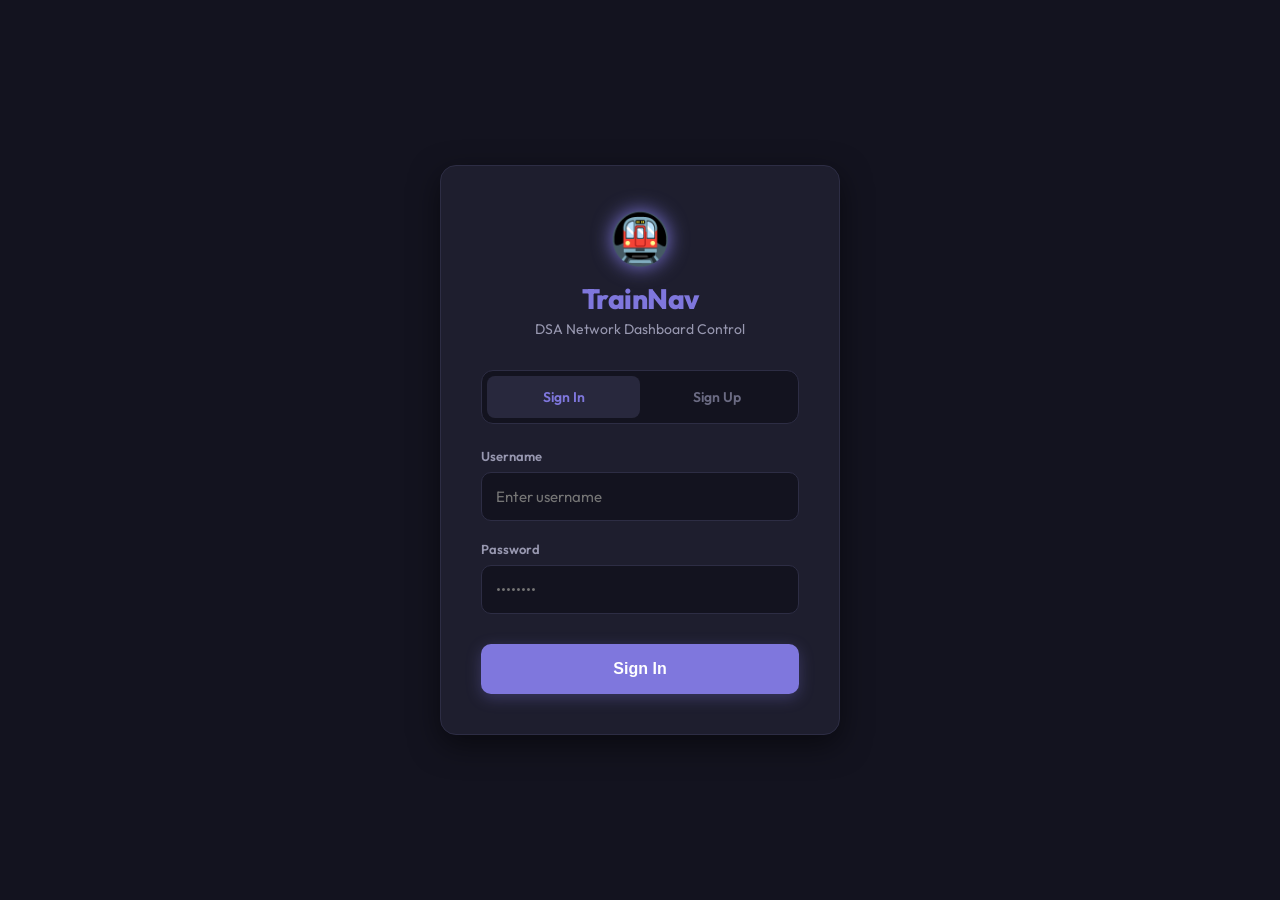
<file: index.html>
<!DOCTYPE html>
<html lang="en">
<head>
    <meta charset="UTF-8">
    <meta name="viewport" content="width=device-width, initial-scale=1.0">
    <title>TrainNav — Secure Entry</title>
    <link href="https://fonts.googleapis.com/css2?family=Outfit:wght@400;600;800&display=swap" rel="stylesheet">
    <style>
        :root {
            --accent: #7F77DD;
            --accent-dark: #6559bc;
            --surface: #1e1e2e;
            --surface-2: #28283d;
            --background: #13131f;
            --text: #ffffff;
            --text-2: #9898b0;
            --text-3: #6b6b83;
            --border: #2d2d44;
            --radius: 16px;
            --shadow: 0 10px 30px rgba(0,0,0,0.5);
        }

        * { box-sizing: border-box; margin: 0; padding: 0; }
        body {
            font-family: 'Outfit', sans-serif;
            background: var(--background);
            color: var(--text);
            display: flex;
            align-items: center;
            justify-content: center;
            min-height: 100vh;
            padding: 20px;
        }

        .auth-container {
            width: 100%;
            max-width: 400px;
            background: var(--surface);
            padding: 40px;
            border-radius: var(--radius);
            border: 1px solid var(--border);
            box-shadow: var(--shadow);
            animation: slideUp 0.6s cubic-bezier(0.23, 1, 0.32, 1);
        }

        @keyframes slideUp {
            from { opacity: 0; transform: translateY(20px); }
            to { opacity: 1; transform: translateY(0); }
        }

        .logo-section { text-align: center; margin-bottom: 32px; }
        .logo-icon { font-size: 50px; margin-bottom: 12px; filter: drop-shadow(0 0 10px var(--accent)); }
        .logo-text { font-size: 28px; font-weight: 800; color: var(--accent); letter-spacing: -0.5px; }
        .logo-sub { font-size: 14px; color: var(--text-2); margin-top: 4px; }

        .auth-tabs { display: flex; background: var(--background); padding: 5px; border-radius: 12px; margin-bottom: 24px; border: 1px solid var(--border); }
        .tab-btn { flex: 1; padding: 12px; border: none; background: transparent; font-family: inherit; font-weight: 600; font-size: 14px; color: var(--text-3); cursor: pointer; border-radius: 8px; transition: all 0.3s; }
        .tab-btn.active { background: var(--surface-2); color: var(--accent); }

        .form-group { margin-bottom: 20px; }
        .form-label { display: block; font-size: 13px; font-weight: 600; color: var(--text-2); margin-bottom: 8px; }
        .form-control {
            width: 100%;
            padding: 14px;
            background: var(--background);
            border: 1px solid var(--border);
            border-radius: 10px;
            font-size: 15px;
            color: var(--text);
            font-family: inherit;
            transition: all 0.3s ease;
        }
        .form-control:focus { outline: none; border-color: var(--accent); box-shadow: 0 0 0 4px rgba(127, 119, 221, 0.15); }

        .btn-primary {
            width: 100%;
            padding: 16px;
            background: var(--accent);
            color: #fff;
            border: none;
            border-radius: 10px;
            font-size: 16px;
            font-weight: 700;
            cursor: pointer;
            transition: all 0.3s;
            margin-top: 10px;
            box-shadow: 0 4px 15px rgba(127, 119, 221, 0.3);
        }
        .btn-primary:hover { background: var(--accent-dark); transform: translateY(-2px); box-shadow: 0 6px 20px rgba(127, 119, 221, 0.4); }
        .btn-primary:active { transform: translateY(0); }

        .message { margin-top: 20px; padding: 12px; border-radius: 10px; font-size: 13px; text-align: center; display: none; }
        .message.error { background: rgba(220, 38, 38, 0.1); color: #ef4444; border: 1px solid rgba(220, 38, 38, 0.2); display: block; }
        .message.success { background: rgba(16, 185, 129, 0.1); color: #10b981; border: 1px solid rgba(16, 185, 129, 0.2); display: block; }
    </style>
</head>
<body>

    <div class="auth-container">
        <div class="logo-section">
            <div class="logo-icon">🚇</div>
            <div class="logo-text">TrainNav</div>
            <div class="logo-sub">DSA Network Dashboard Control</div>
        </div>

        <div class="auth-tabs">
            <button class="tab-btn active" id="tab-login" onclick="switchMode('login')">Sign In</button>
            <button class="tab-btn" id="tab-signup" onclick="switchMode('signup')">Sign Up</button>
        </div>

        <div id="login-form">
            <div class="form-group">
                <label class="form-label">Username</label>
                <input type="text" id="login-user" class="form-control" placeholder="Enter username">
            </div>
            <div class="form-group">
                <label class="form-label">Password</label>
                <input type="password" id="login-pass" class="form-control" placeholder="••••••••">
            </div>
            <button class="btn-primary" onclick="handleLogin()">Sign In</button>
        </div>

        <div id="signup-form" style="display:none">
            <div class="form-group">
                <label class="form-label">Create Username</label>
                <input type="text" id="signup-user" class="form-control" placeholder="Choose username">
            </div>
            <div class="form-group">
                <label class="form-label">Create Password</label>
                <input type="password" id="signup-pass" class="form-control" placeholder="Create password">
            </div>
            <button class="btn-primary" onclick="handleSignup()">Create Account</button>
        </div>

        <div id="auth-msg" class="message"></div>
    </div>

    <script>
        let mode = 'login';

        function switchMode(newMode) {
            mode = newMode;
            document.getElementById('tab-login').classList.toggle('active', mode === 'login');
            document.getElementById('tab-signup').classList.toggle('active', mode === 'signup');
            document.getElementById('login-form').style.display = mode === 'login' ? 'block' : 'none';
            document.getElementById('signup-form').style.display = mode === 'signup' ? 'block' : 'none';
            document.getElementById('auth-msg').style.display = 'none';
        }

        function handleLogin() {
            const user = document.getElementById('login-user').value.trim();
            const pass = document.getElementById('login-pass').value.trim();

            if(!user || !pass) return showError("Fields cannot be empty");

            // Hardcoded Admin Check
            if(user === 'admin' && pass === 'admin123') {
                const session = { username: 'admin', role: 'admin' };
                localStorage.setItem('train_nav_session', JSON.stringify(session));
                showSuccess("Admin Verified. Loading Panel...");
                setTimeout(() => window.location.href = 'frontend/admin.html', 800);
                return;
            }

            // Normal User Check
            const savedUsers = JSON.parse(localStorage.getItem('train_nav_users') || '[]');
            const found = savedUsers.find(u => u.username === user && u.password === pass);

            if(found) {
                const session = { username: found.username, role: 'user' };
                localStorage.setItem('train_nav_session', JSON.stringify(session));
                showSuccess("Welcome Back! Redirecting...");
                setTimeout(() => window.location.href = 'frontend/user.html', 800);
            } else {
                showError("Invalid credentials");
            }
        }

        function handleSignup() {
            const user = document.getElementById('signup-user').value.trim();
            const pass = document.getElementById('signup-pass').value.trim();

            if(!user || !pass) return showError("Fields cannot be empty");
            if(user === 'admin') return showError("Username 'admin' is reserved");

            const savedUsers = JSON.parse(localStorage.getItem('train_nav_users') || '[]');
            if(savedUsers.find(u => u.username === user)) return showError("Username exists");

            savedUsers.push({ username: user, password: pass });
            localStorage.setItem('train_nav_users', JSON.stringify(savedUsers));
            
            showSuccess("Account created! Redirecting to login...");
            setTimeout(() => switchMode('login'), 1200);
        }

        function showError(txt) {
            const msg = document.getElementById('auth-msg');
            msg.textContent = txt;
            msg.className = 'message error';
            msg.style.display = 'block';
        }

        function showSuccess(txt) {
            const msg = document.getElementById('auth-msg');
            msg.textContent = txt;
            msg.className = 'message success';
            msg.style.display = 'block';
        }
        
        // Auto-redirect if logged in
        const session = localStorage.getItem('train_nav_session');
        if(session) {
            const parsed = JSON.parse(session);
            window.location.href = parsed.role === 'admin' ? 'frontend/admin.html' : 'frontend/user.html';
        }
    </script>
</body>
</html>
</file>
<file: frontend/styles.css>
/* =============================================================
   TRAIN ROUTE NETWORK NAVIGATOR — Shared Stylesheet
   Design: Dark metro theme with glassmorphism & micro-animations
   ============================================================= */

@import url('https://fonts.googleapis.com/css2?family=Inter:wght@300;400;500;600;700;800&display=swap');

/* ==================== RESET & TOKENS ==================== */
*, *::before, *::after { box-sizing: border-box; margin: 0; padding: 0; }

:root {
    /* Brand colours */
    --purple:   #7F77DD;
    --green:    #1D9E75;
    --yellow:   #BA7517;
    --red:      #D85A30;
    --gold:     #F2A623;

    /* UI palette — dark metro */
    --bg:          #0d0d14;
    --bg-2:        #13131f;
    --bg-3:        #1a1a2a;
    --surface:     #1e1e30;
    --surface-2:   #252538;
    --border:      rgba(255,255,255,0.08);
    --border-hi:   rgba(255,255,255,0.16);
    --text:        #e8e8f0;
    --text-2:      #9898b0;
    --text-3:      #5f5f7a;
    --accent:      #7F77DD;
    --accent-glow: rgba(127,119,221,0.25);

    /* States */
    --status-active:    #1D9E75;
    --status-delayed:   #BA7517;
    --status-suspended: #D85A30;

    /* Sizing */
    --radius:   12px;
    --radius-sm: 8px;
    --radius-xs: 6px;
    --shadow:   0 4px 24px rgba(0,0,0,0.45);
    --shadow-sm:0 2px 10px rgba(0,0,0,0.3);
}

/* ==================== BASE ==================== */
html { scroll-behavior: smooth; }
body {
    font-family: 'Inter', system-ui, sans-serif;
    background: var(--bg);
    color: var(--text);
    line-height: 1.55;
    min-height: 100vh;
    -webkit-font-smoothing: antialiased;
}

/* ==================== SCROLLBAR ==================== */
::-webkit-scrollbar { width: 6px; height: 6px; }
::-webkit-scrollbar-track { background: var(--bg-2); }
::-webkit-scrollbar-thumb { background: var(--border-hi); border-radius: 4px; }

/* ==================== HEADER ==================== */
.site-header {
    background: var(--bg-2);
    border-bottom: 1px solid var(--border);
    padding: 0 32px;
    display: flex;
    align-items: center;
    height: 64px;
    gap: 24px;
    position: sticky;
    top: 0;
    z-index: 100;
    backdrop-filter: blur(12px);
}
.site-header .logo {
    display: flex;
    align-items: center;
    gap: 10px;
    text-decoration: none;
    flex-shrink: 0;
}
.site-header .logo-icon {
    width: 32px; height: 32px;
    background: var(--accent);
    border-radius: var(--radius-xs);
    display: flex; align-items: center; justify-content: center;
    font-size: 16px;
}
.site-header .logo-text {
    font-size: 15px;
    font-weight: 700;
    color: var(--text);
    letter-spacing: -0.2px;
}
.site-header .logo-sub {
    font-size: 11px;
    color: var(--text-2);
    font-weight: 400;
}
.header-nav {
    display: flex;
    align-items: center;
    gap: 4px;
    margin-left: auto;
}
.nav-link {
    padding: 7px 14px;
    border-radius: var(--radius-xs);
    font-size: 13px;
    font-weight: 500;
    color: var(--text-2);
    text-decoration: none;
    transition: background 0.2s, color 0.2s;
    cursor: pointer;
    border: none;
    background: none;
    font-family: inherit;
}
.nav-link:hover   { background: var(--surface); color: var(--text); }
.nav-link.active  { background: var(--accent); color: #ffffff; }
.nav-badge {
    display: inline-flex; align-items: center; justify-content: center;
    background: var(--status-suspended);
    color: #fff;
    font-size: 9px;
    font-weight: 700;
    width: 16px; height: 16px;
    border-radius: 50%;
    margin-left: 4px;
    vertical-align: middle;
}

/* ==================== PAGE WRAPPER ==================== */
.page-wrapper {
    max-width: 1280px;
    margin: 0 auto;
    padding: 28px 24px;
}

/* ==================== SECTION TITLE ==================== */
.section-title {
    font-size: 11px;
    font-weight: 700;
    letter-spacing: 0.8px;
    text-transform: uppercase;
    color: var(--text-3);
    margin-bottom: 12px;
}

/* ==================== CARDS ==================== */
.card {
    background: var(--surface);
    border: 1px solid var(--border);
    border-radius: var(--radius);
    padding: 24px;
    box-shadow: var(--shadow-sm);
}
.card-header {
    display: flex;
    align-items: center;
    justify-content: space-between;
    margin-bottom: 20px;
}
.card-title {
    font-size: 16px;
    font-weight: 700;
    color: var(--text);
    letter-spacing: -0.2px;
}
.card-subtitle {
    font-size: 12px;
    color: var(--text-2);
    margin-top: 2px;
}

/* ==================== GLASS CARD ==================== */
.card-glass {
    background: rgba(30, 30, 48, 0.7);
    border: 1px solid var(--border-hi);
    border-radius: var(--radius);
    padding: 24px;
    backdrop-filter: blur(16px);
    box-shadow: var(--shadow);
}

/* ==================== STAT CARDS ==================== */
.stats-row {
    display: grid;
    grid-template-columns: repeat(4, 1fr);
    gap: 16px;
    margin-bottom: 24px;
}
.stat-card {
    background: var(--surface);
    border: 1px solid var(--border);
    border-radius: var(--radius);
    padding: 20px;
    text-align: center;
    transition: border-color 0.2s, transform 0.2s;
}
.stat-card:hover {
    border-color: var(--border-hi);
    transform: translateY(-2px);
}
.stat-value {
    font-size: 36px;
    font-weight: 800;
    color: var(--accent);
    line-height: 1;
    margin-bottom: 6px;
    letter-spacing: -1px;
}
.stat-label {
    font-size: 11px;
    color: var(--text-2);
    text-transform: uppercase;
    letter-spacing: 0.6px;
    font-weight: 600;
}

/* ==================== FORM ELEMENTS ==================== */
.form-group { margin-bottom: 16px; }
.form-label {
    display: block;
    font-size: 12px;
    font-weight: 600;
    color: var(--text-2);
    margin-bottom: 6px;
    letter-spacing: 0.2px;
    text-transform: uppercase;
}
.form-control {
    width: 100%;
    padding: 10px 14px;
    background: var(--bg-3);
    border: 1px solid var(--border);
    border-radius: var(--radius-sm);
    font-size: 14px;
    font-family: inherit;
    color: var(--text);
    outline: none;
    transition: border-color 0.2s, box-shadow 0.2s;
    appearance: none;
}
.form-control:focus {
    border-color: var(--accent);
    box-shadow: 0 0 0 3px var(--accent-glow);
}
.form-control::placeholder { color: var(--text-3); }
select.form-control {
    cursor: pointer;
    background-image: url("data:image/svg+xml,%3Csvg xmlns='http://www.w3.org/2000/svg' width='12' height='8' fill='none' viewBox='0 0 12 8'%3E%3Cpath d='M1 1l5 5 5-5' stroke='%239898b0' stroke-width='1.5' stroke-linecap='round' stroke-linejoin='round'/%3E%3C/svg%3E");
    background-repeat: no-repeat;
    background-position: right 12px center;
    padding-right: 36px;
}
select.form-control option { background: var(--surface); }

/* ==================== BUTTONS ==================== */
.btn {
    display: inline-flex;
    align-items: center;
    justify-content: center;
    gap: 7px;
    padding: 10px 20px;
    border-radius: var(--radius-sm);
    font-size: 14px;
    font-weight: 600;
    font-family: inherit;
    cursor: pointer;
    border: none;
    transition: background 0.2s, transform 0.15s, box-shadow 0.2s;
    text-decoration: none;
    white-space: nowrap;
}
.btn:active { transform: scale(0.97); }
.btn-primary {
    background: var(--accent);
    color: #ffffff;
}
.btn-primary:hover {
    background: #6b63cc;
    box-shadow: 0 4px 16px var(--accent-glow);
}
.btn-full { width: 100%; }
.btn-success  { background: var(--status-active);    color: #fff; }
.btn-success:hover  { background: #178a65; }
.btn-danger   { background: var(--status-suspended); color: #fff; }
.btn-danger:hover   { background: #bf4f28; }
.btn-warning  { background: var(--status-delayed);   color: #fff; }
.btn-warning:hover  { background: #a36614; }
.btn-ghost {
    background: transparent;
    border: 1px solid var(--border);
    color: var(--text-2);
}
.btn-ghost:hover { background: var(--surface-2); color: var(--text); }
.btn-sm { padding: 6px 12px; font-size: 12px; }

/* ==================== STATUS BADGES ==================== */
.badge {
    display: inline-flex;
    align-items: center;
    padding: 3px 9px;
    border-radius: 20px;
    font-size: 11px;
    font-weight: 700;
    letter-spacing: 0.3px;
    text-transform: uppercase;
}
.badge-active    { background: rgba(29,158,117,0.18); color: var(--status-active); }
.badge-delayed   { background: rgba(186,117,23,0.18);  color: var(--status-delayed); }
.badge-suspended { background: rgba(216,90,48,0.18);   color: var(--status-suspended); }
.badge-interchange { background: rgba(242,166,35,0.18); color: var(--gold); }
.badge-line { display: inline-flex; align-items: center; gap: 5px; padding: 3px 8px; border-radius: 20px; font-size: 11px; font-weight: 600; }

/* ==================== TABLE ==================== */
.table-wrap {
    overflow-x: auto;
    border-radius: var(--radius-sm);
    border: 1px solid var(--border);
}
table {
    width: 100%;
    border-collapse: collapse;
    font-size: 13px;
}
thead tr {
    background: var(--bg-3);
    border-bottom: 1px solid var(--border);
}
thead th {
    padding: 11px 14px;
    text-align: left;
    font-size: 11px;
    font-weight: 700;
    color: var(--text-2);
    text-transform: uppercase;
    letter-spacing: 0.5px;
    white-space: nowrap;
}
tbody tr {
    border-bottom: 1px solid var(--border);
    transition: background 0.15s;
}
tbody tr:last-child { border-bottom: none; }
tbody tr:hover { background: var(--surface-2); }
tbody td {
    padding: 11px 14px;
    color: var(--text);
    vertical-align: middle;
}

/* ==================== LINE PILL ==================== */
.line-pill {
    display: inline-flex;
    align-items: center;
    gap: 5px;
    padding: 4px 10px;
    border-radius: 20px;
    font-size: 11px;
    font-weight: 600;
    color: #fff;
    white-space: nowrap;
}
.line-dot-sm {
    width: 7px; height: 7px;
    border-radius: 50%;
    flex-shrink: 0;
}

/* ==================== DIVIDER ==================== */
.divider {
    border: none;
    border-top: 1px solid var(--border);
    margin: 20px 0;
}

/* ==================== ALERTS & MESSAGES ==================== */
.alert {
    padding: 14px 18px;
    border-radius: var(--radius-sm);
    font-size: 13px;
    font-weight: 500;
    display: flex;
    align-items: flex-start;
    gap: 10px;
    margin-top: 14px;
    animation: fadeInUp 0.3s ease;
}
.alert-error   { background: rgba(216,90,48,0.12);   border: 1px solid rgba(216,90,48,0.3);   color: #f28060; }
.alert-success { background: rgba(29,158,117,0.12);  border: 1px solid rgba(29,158,117,0.3);  color: #40c99a; }
.alert-info    { background: rgba(127,119,221,0.12); border: 1px solid rgba(127,119,221,0.3); color: #a09ae0; }
.alert-warning { background: rgba(186,117,23,0.12);  border: 1px solid rgba(186,117,23,0.3);  color: #d49830; }

/* ==================== ANIMATIONS ==================== */
@keyframes fadeInUp {
    from { opacity: 0; transform: translateY(8px); }
    to   { opacity: 1; transform: translateY(0); }
}
@keyframes fadeIn {
    from { opacity: 0; }
    to   { opacity: 1; }
}
@keyframes pulse {
    0%, 100% { opacity: 1; }
    50%       { opacity: 0.5; }
}
@keyframes slideIn {
    from { opacity: 0; transform: translateX(-10px); }
    to   { opacity: 1; transform: translateX(0); }
}

/* ==================== TOAST NOTIFICATION ==================== */
#toast-container {
    position: fixed;
    bottom: 24px;
    right: 24px;
    z-index: 9999;
    display: flex;
    flex-direction: column;
    gap: 8px;
}
.toast {
    padding: 12px 18px;
    border-radius: var(--radius-sm);
    font-size: 13px;
    font-weight: 500;
    color: #fff;
    box-shadow: 0 8px 32px rgba(0,0,0,0.5);
    animation: slideIn 0.3s ease;
    min-width: 220px;
    max-width: 340px;
}
.toast-success { background: var(--status-active); }
.toast-error   { background: var(--status-suspended); }
.toast-info    { background: var(--accent); }
.toast-warning { background: var(--status-delayed); }

/* ==================== EMPTY STATE ==================== */
.empty-state {
    text-align: center;
    padding: 48px 24px;
    color: var(--text-3);
}
.empty-state .empty-icon { font-size: 40px; margin-bottom: 12px; }
.empty-state p { font-size: 14px; }

/* ==================== RESPONSIVE ==================== */
@media (max-width: 768px) {
    .site-header { padding: 0 16px; }
    .page-wrapper { padding: 16px; }
    .stats-row { grid-template-columns: 1fr 1fr; gap: 10px; }
    .card { padding: 18px; }
}
@media (max-width: 500px) {
    .stats-row { grid-template-columns: 1fr; }
    .header-nav { gap: 2px; }
    .nav-link { padding: 6px 10px; font-size: 12px; }
}
</file>
